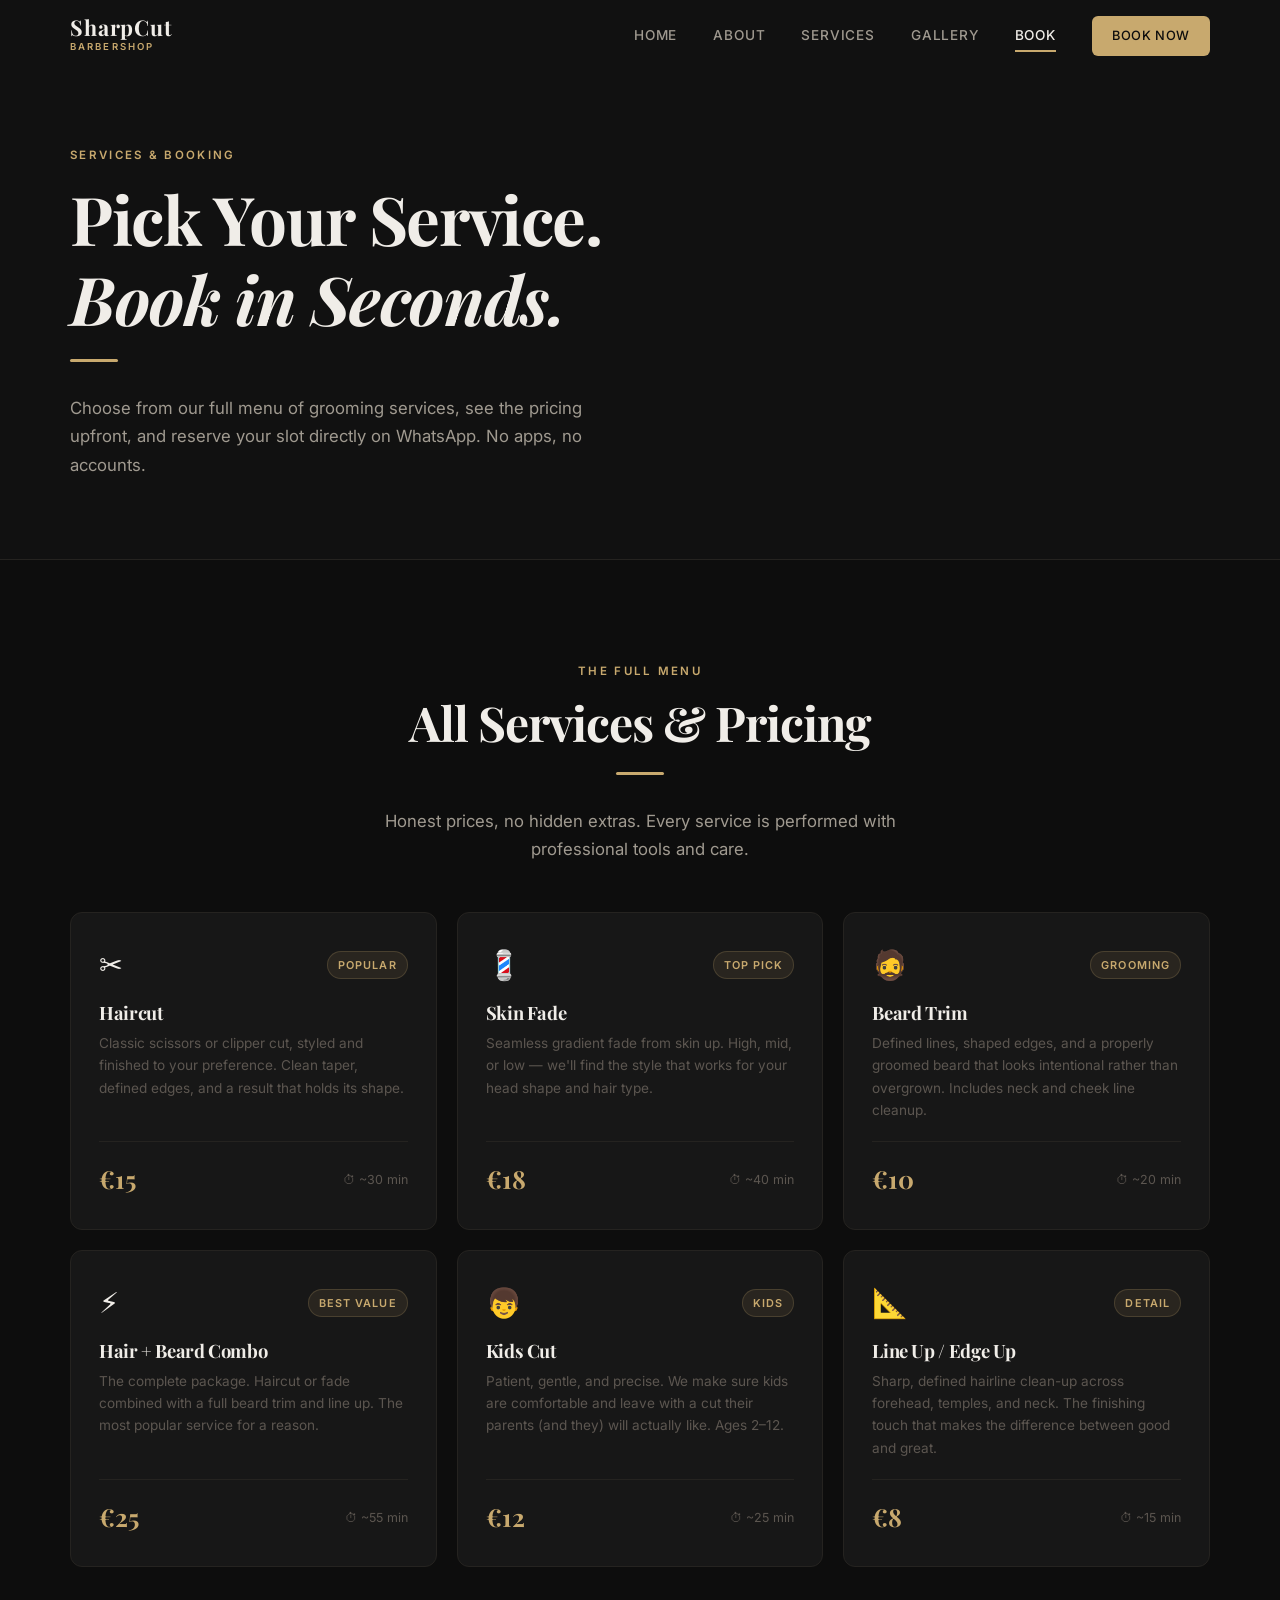
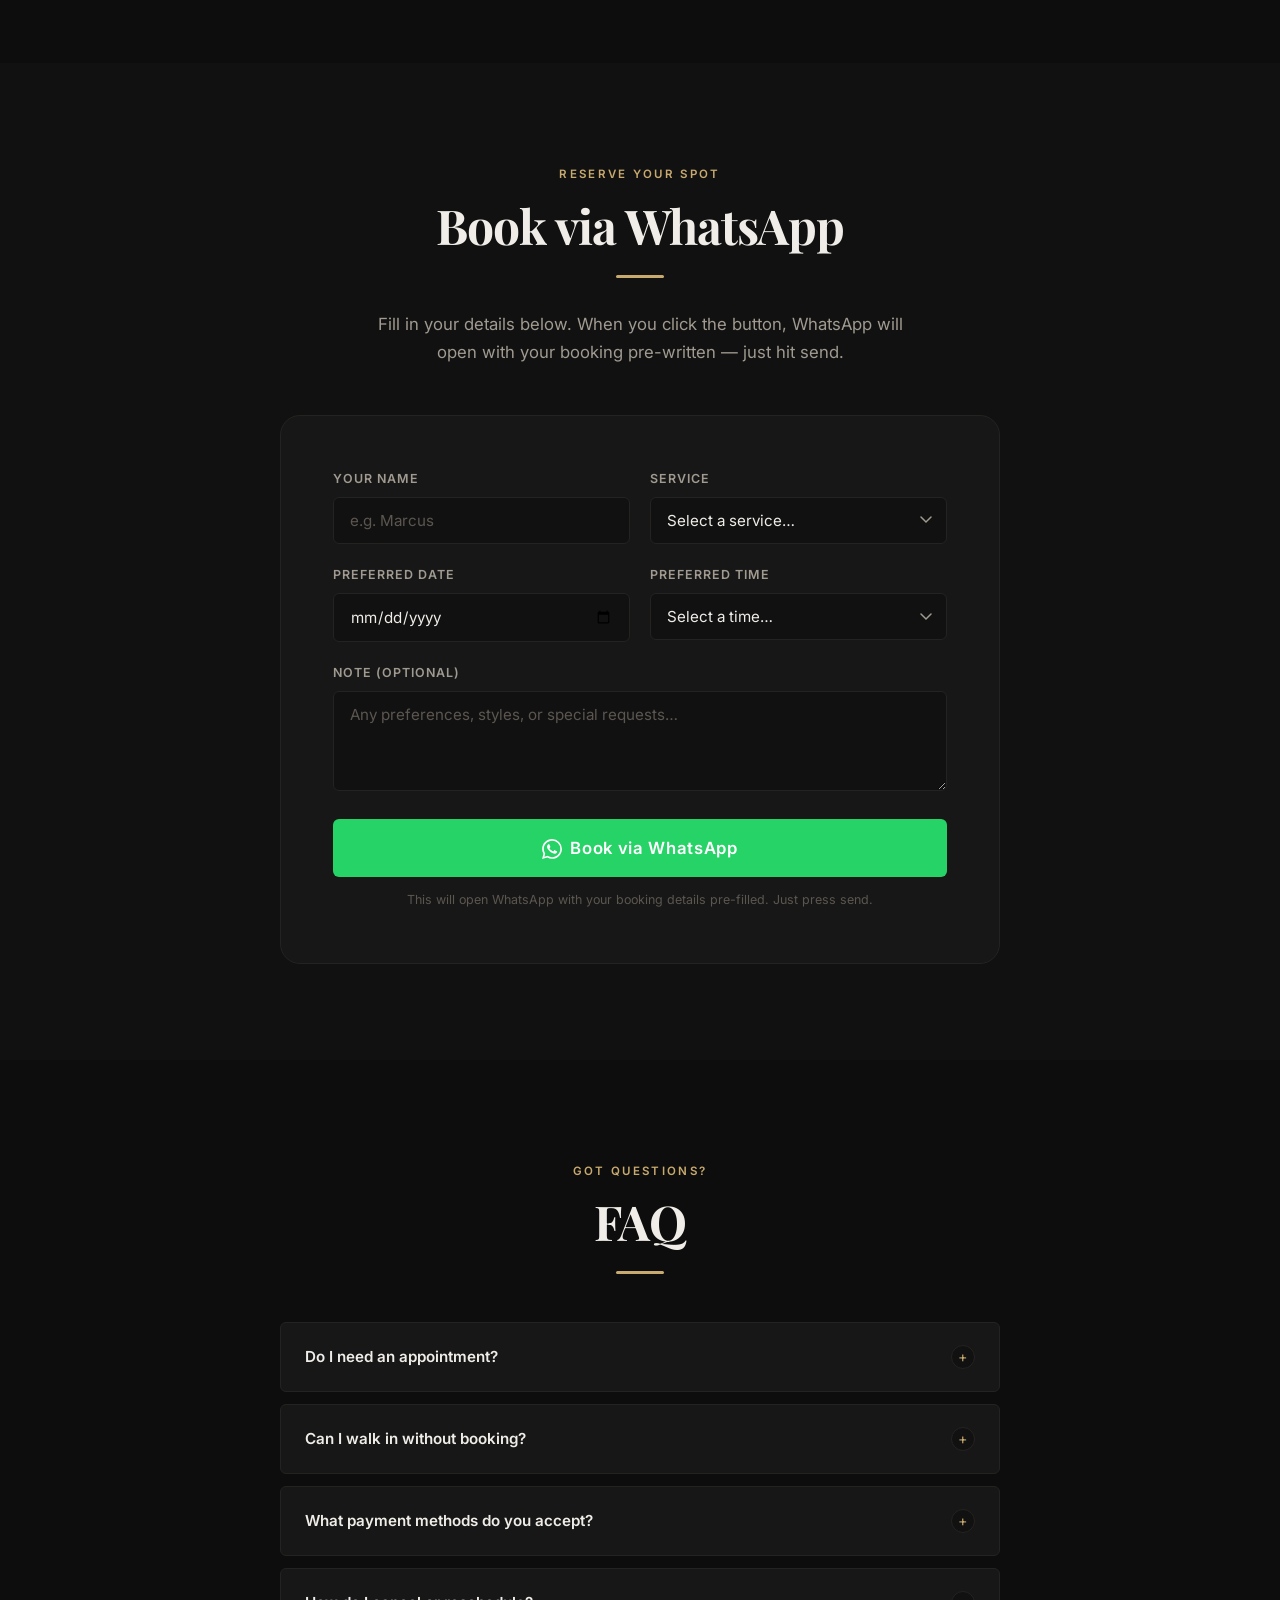
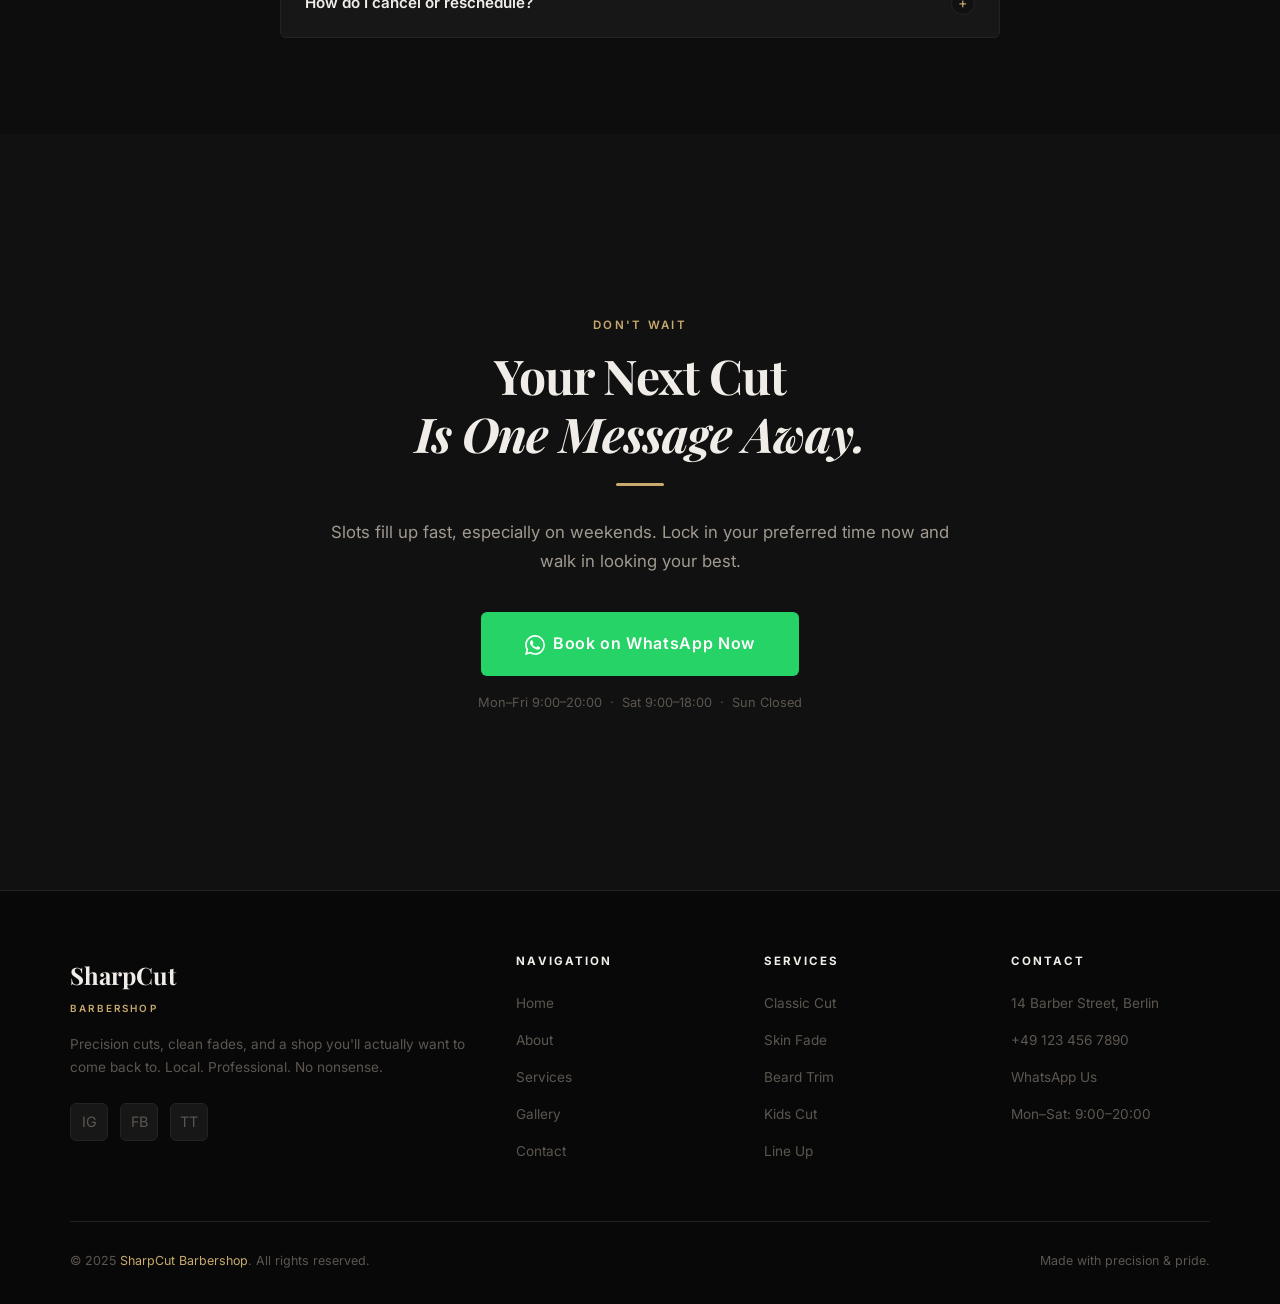
<file: services.html>
<!DOCTYPE html>
<html lang="en">
<head>
  <meta charset="UTF-8" />
  <meta name="viewport" content="width=device-width, initial-scale=1.0" />
  <meta name="description" content="Full services, pricing, and WhatsApp booking for SharpCut Barbershop. Book your appointment in seconds." />
  <title>Services &amp; Booking — SharpCut Barbershop</title>
  <link rel="preconnect" href="https://fonts.googleapis.com" />
  <link rel="preconnect" href="https://fonts.gstatic.com" crossorigin />
  <link href="https://fonts.googleapis.com/css2?family=Playfair+Display:ital,wght@0,400;0,600;0,700;1,400&family=Inter:wght@300;400;500;600;700&display=swap" rel="stylesheet" />
  <link rel="icon" type="image/x-icon" href="favicon.ico" />
  <link rel="stylesheet" href="style.css" />
</head>
<body>

  <!-- ══════════════════════════════════════
       NAVBAR
  ══════════════════════════════════════ -->
  <header class="navbar" id="navbar">
    <div class="container nav-inner">
      <a href="index.html" class="nav-logo">
        <span class="nav-logo-name">SharpCut</span>
        <span class="nav-logo-tag">Barbershop</span>
      </a>

      <nav class="nav-links" aria-label="Main navigation">
        <a href="index.html">Home</a>
        <a href="index.html#about">About</a>
        <a href="index.html#services">Services</a>
        <a href="index.html#gallery">Gallery</a>
        <a href="services.html" class="active">Book</a>
        <a href="#booking" class="nav-cta">Book Now</a>
      </nav>

      <button class="nav-toggle" id="navToggle" aria-label="Open menu" aria-expanded="false">
        <span></span>
        <span></span>
        <span></span>
      </button>
    </div>
  </header>

  <!-- Mobile menu -->
  <nav class="nav-mobile" id="navMobile" aria-label="Mobile navigation">
    <a href="index.html">Home</a>
    <a href="index.html#about">About</a>
    <a href="index.html#services">Services</a>
    <a href="index.html#gallery">Gallery</a>
    <a href="services.html">Services &amp; Pricing</a>
    <a href="#booking" class="nav-cta-mobile">Book via WhatsApp</a>
  </nav>

  <main>

    <!-- ══════════════════════════════════════
         PAGE HERO
    ══════════════════════════════════════ -->
    <section class="page-hero">
      <div class="container">
        <div class="page-hero-content">
          <span class="section-label">Services &amp; Booking</span>
          <h1>
            Pick Your Service.<br />
            <em>Book in Seconds.</em>
          </h1>
          <div class="divider"></div>
          <p class="section-subtitle">
            Choose from our full menu of grooming services, see the pricing upfront,
            and reserve your slot directly on WhatsApp. No apps, no accounts.
          </p>
        </div>
      </div>
    </section>

    <!-- ══════════════════════════════════════
         FULL SERVICES LIST
    ══════════════════════════════════════ -->
    <section class="services-full section" id="services-list">
      <div class="container">
        <div class="text-center">
          <span class="section-label">The Full Menu</span>
          <h2 class="section-title">All Services &amp; Pricing</h2>
          <div class="divider center"></div>
          <p class="section-subtitle">
            Honest prices, no hidden extras. Every service is performed with professional tools and care.
          </p>
        </div>

        <div class="services-full-grid">

          <div class="service-full-card">
            <div class="service-full-card-header">
              <span class="service-full-card-icon">✂️</span>
              <span class="service-full-card-badge">Popular</span>
            </div>
            <h3>Haircut</h3>
            <p>
              Classic scissors or clipper cut, styled and finished to your preference.
              Clean taper, defined edges, and a result that holds its shape.
            </p>
            <div class="service-full-card-footer">
              <span class="service-full-card-price">€15</span>
              <span class="service-full-card-duration">⏱ ~30 min</span>
            </div>
          </div>

          <div class="service-full-card">
            <div class="service-full-card-header">
              <span class="service-full-card-icon">💈</span>
              <span class="service-full-card-badge">Top Pick</span>
            </div>
            <h3>Skin Fade</h3>
            <p>
              Seamless gradient fade from skin up. High, mid, or low — we'll find the style
              that works for your head shape and hair type.
            </p>
            <div class="service-full-card-footer">
              <span class="service-full-card-price">€18</span>
              <span class="service-full-card-duration">⏱ ~40 min</span>
            </div>
          </div>

          <div class="service-full-card">
            <div class="service-full-card-header">
              <span class="service-full-card-icon">🧔</span>
              <span class="service-full-card-badge">Grooming</span>
            </div>
            <h3>Beard Trim</h3>
            <p>
              Defined lines, shaped edges, and a properly groomed beard that looks
              intentional rather than overgrown. Includes neck and cheek line cleanup.
            </p>
            <div class="service-full-card-footer">
              <span class="service-full-card-price">€10</span>
              <span class="service-full-card-duration">⏱ ~20 min</span>
            </div>
          </div>

          <div class="service-full-card">
            <div class="service-full-card-header">
              <span class="service-full-card-icon">⚡</span>
              <span class="service-full-card-badge">Best Value</span>
            </div>
            <h3>Hair + Beard Combo</h3>
            <p>
              The complete package. Haircut or fade combined with a full beard trim and
              line up. The most popular service for a reason.
            </p>
            <div class="service-full-card-footer">
              <span class="service-full-card-price">€25</span>
              <span class="service-full-card-duration">⏱ ~55 min</span>
            </div>
          </div>

          <div class="service-full-card">
            <div class="service-full-card-header">
              <span class="service-full-card-icon">👦</span>
              <span class="service-full-card-badge">Kids</span>
            </div>
            <h3>Kids Cut</h3>
            <p>
              Patient, gentle, and precise. We make sure kids are comfortable and
              leave with a cut their parents (and they) will actually like. Ages 2–12.
            </p>
            <div class="service-full-card-footer">
              <span class="service-full-card-price">€12</span>
              <span class="service-full-card-duration">⏱ ~25 min</span>
            </div>
          </div>

          <div class="service-full-card">
            <div class="service-full-card-header">
              <span class="service-full-card-icon">📐</span>
              <span class="service-full-card-badge">Detail</span>
            </div>
            <h3>Line Up / Edge Up</h3>
            <p>
              Sharp, defined hairline clean-up across forehead, temples, and neck.
              The finishing touch that makes the difference between good and great.
            </p>
            <div class="service-full-card-footer">
              <span class="service-full-card-price">€8</span>
              <span class="service-full-card-duration">⏱ ~15 min</span>
            </div>
          </div>

        </div>
      </div>
    </section>

    <!-- ══════════════════════════════════════
         BOOKING FORM
    ══════════════════════════════════════ -->
    <section class="booking section" id="booking">
      <div class="container">
        <div class="booking-wrap">
          <div class="text-center">
            <span class="section-label">Reserve Your Spot</span>
            <h2 class="section-title">Book via WhatsApp</h2>
            <div class="divider center"></div>
            <p class="section-subtitle">
              Fill in your details below. When you click the button, WhatsApp will open
              with your booking pre-written — just hit send.
            </p>
          </div>

          <div class="booking-card">
            <form id="bookingForm" novalidate>
              <div class="form-grid">

                <!-- Name -->
                <div class="form-group">
                  <label for="bookName">Your Name</label>
                  <input
                    type="text"
                    id="bookName"
                    name="name"
                    placeholder="e.g. Marcus"
                    autocomplete="given-name"
                  />
                  <span class="form-error" id="nameError">Please enter your name.</span>
                </div>

                <!-- Service -->
                <div class="form-group">
                  <label for="bookService">Service</label>
                  <select id="bookService" name="service">
                    <option value="" disabled selected>Select a service…</option>
                    <option value="Haircut (€15)">Haircut — €15</option>
                    <option value="Skin Fade (€18)">Skin Fade — €18</option>
                    <option value="Beard Trim (€10)">Beard Trim — €10</option>
                    <option value="Hair + Beard Combo (€25)">Hair + Beard Combo — €25</option>
                    <option value="Kids Cut (€12)">Kids Cut — €12</option>
                    <option value="Line Up / Edge Up (€8)">Line Up / Edge Up — €8</option>
                  </select>
                  <span class="form-error" id="serviceError">Please select a service.</span>
                </div>

                <!-- Date -->
                <div class="form-group">
                  <label for="bookDate">Preferred Date</label>
                  <input
                    type="date"
                    id="bookDate"
                    name="date"
                  />
                  <span class="form-error" id="dateError">Please select a date.</span>
                </div>

                <!-- Time -->
                <div class="form-group">
                  <label for="bookTime">Preferred Time</label>
                  <select id="bookTime" name="time">
                    <option value="" disabled selected>Select a time…</option>
                    <option value="09:00">09:00</option>
                    <option value="09:30">09:30</option>
                    <option value="10:00">10:00</option>
                    <option value="10:30">10:30</option>
                    <option value="11:00">11:00</option>
                    <option value="11:30">11:30</option>
                    <option value="12:00">12:00</option>
                    <option value="12:30">12:30</option>
                    <option value="13:00">13:00</option>
                    <option value="13:30">13:30</option>
                    <option value="14:00">14:00</option>
                    <option value="14:30">14:30</option>
                    <option value="15:00">15:00</option>
                    <option value="15:30">15:30</option>
                    <option value="16:00">16:00</option>
                    <option value="16:30">16:30</option>
                    <option value="17:00">17:00</option>
                    <option value="17:30">17:30</option>
                    <option value="18:00">18:00</option>
                    <option value="18:30">18:30</option>
                    <option value="19:00">19:00</option>
                    <option value="19:30">19:30</option>
                  </select>
                  <span class="form-error" id="timeError">Please select a time.</span>
                </div>

                <!-- Note -->
                <div class="form-group full">
                  <label for="bookNote">Note (optional)</label>
                  <textarea
                    id="bookNote"
                    name="note"
                    placeholder="Any preferences, styles, or special requests…"
                    rows="3"
                  ></textarea>
                </div>

              </div>

              <div class="form-submit-wrap">
                <button type="submit" class="btn btn-whatsapp">
                  <span class="icon-wa"></span>
                  Book via WhatsApp
                </button>
                <p class="form-note">
                  This will open WhatsApp with your booking details pre-filled. Just press send.
                </p>
              </div>
            </form>
          </div>
        </div>
      </div>
    </section>

    <!-- ══════════════════════════════════════
         FAQ
    ══════════════════════════════════════ -->
    <section class="faq section">
      <div class="container">
        <div class="text-center">
          <span class="section-label">Got Questions?</span>
          <h2 class="section-title">FAQ</h2>
          <div class="divider center"></div>
        </div>

        <div class="faq-list" id="faqList">

          <div class="faq-item">
            <button class="faq-question" aria-expanded="false">
              <span class="faq-question-text">Do I need an appointment?</span>
              <span class="faq-icon" aria-hidden="true">+</span>
            </button>
            <div class="faq-answer">
              <div class="faq-answer-inner">
                Appointments are strongly recommended to guarantee your preferred time slot.
                Booking via WhatsApp takes less than a minute and means you skip any wait time
                when you arrive.
              </div>
            </div>
          </div>

          <div class="faq-item">
            <button class="faq-question" aria-expanded="false">
              <span class="faq-question-text">Can I walk in without booking?</span>
              <span class="faq-icon" aria-hidden="true">+</span>
            </button>
            <div class="faq-answer">
              <div class="faq-answer-inner">
                Yes, walk-ins are welcome when there's availability. However, during peak hours
                (especially Saturday mornings) wait times can be significant. To guarantee your
                spot, booking ahead is the smarter move.
              </div>
            </div>
          </div>

          <div class="faq-item">
            <button class="faq-question" aria-expanded="false">
              <span class="faq-question-text">What payment methods do you accept?</span>
              <span class="faq-icon" aria-hidden="true">+</span>
            </button>
            <div class="faq-answer">
              <div class="faq-answer-inner">
                We accept cash and card payments (Visa, Mastercard). No surprises at the till —
                all prices are listed upfront and there are no hidden extras.
              </div>
            </div>
          </div>

          <div class="faq-item">
            <button class="faq-question" aria-expanded="false">
              <span class="faq-question-text">How do I cancel or reschedule?</span>
              <span class="faq-icon" aria-hidden="true">+</span>
            </button>
            <div class="faq-answer">
              <div class="faq-answer-inner">
                Just send us a message on WhatsApp as soon as you know. We only ask for a heads
                up at least 2 hours before your slot so we can offer it to someone else.
                No penalties, no drama — life happens.
              </div>
            </div>
          </div>

        </div>
      </div>
    </section>

    <!-- ══════════════════════════════════════
         FINAL CTA
    ══════════════════════════════════════ -->
    <section class="final-cta section">
      <div class="container">
        <div class="final-cta-inner">
          <span class="section-label">Don't Wait</span>
          <h2>Your Next Cut<br /><em>Is One Message Away.</em></h2>
          <div class="divider center"></div>
          <p>
            Slots fill up fast, especially on weekends. Lock in your preferred time now
            and walk in looking your best.
          </p>
          <a href="#booking" class="btn btn-whatsapp btn-lg">
            <span class="icon-wa"></span>
            Book on WhatsApp Now
          </a>
          <p style="font-size: 0.8rem; color: var(--text-muted); margin-top: 16px; margin-bottom: 0;">
            Mon–Fri 9:00–20:00 &nbsp;·&nbsp; Sat 9:00–18:00 &nbsp;·&nbsp; Sun Closed
          </p>
        </div>
      </div>
    </section>

  </main>

  <!-- ══════════════════════════════════════
       FOOTER
  ══════════════════════════════════════ -->
  <footer class="footer">
    <div class="container">
      <div class="footer-grid">

        <div class="footer-brand">
          <div class="footer-brand-name">SharpCut</div>
          <span class="footer-brand-tag">Barbershop</span>
          <p class="footer-brand-desc">
            Precision cuts, clean fades, and a shop you'll actually want to come back to.
            Local. Professional. No nonsense.
          </p>
          <div class="footer-socials">
            <a href="#" class="footer-social-link" aria-label="Instagram">IG</a>
            <a href="#" class="footer-social-link" aria-label="Facebook">FB</a>
            <a href="#" class="footer-social-link" aria-label="TikTok">TT</a>
          </div>
        </div>

        <div class="footer-col">
          <h4 class="footer-col-title">Navigation</h4>
          <ul>
            <li><a href="index.html">Home</a></li>
            <li><a href="index.html#about">About</a></li>
            <li><a href="index.html#services">Services</a></li>
            <li><a href="index.html#gallery">Gallery</a></li>
            <li><a href="index.html#contact">Contact</a></li>
          </ul>
        </div>

        <div class="footer-col">
          <h4 class="footer-col-title">Services</h4>
          <ul>
            <li><a href="#services-list">Classic Cut</a></li>
            <li><a href="#services-list">Skin Fade</a></li>
            <li><a href="#services-list">Beard Trim</a></li>
            <li><a href="#services-list">Kids Cut</a></li>
            <li><a href="#services-list">Line Up</a></li>
          </ul>
        </div>

        <div class="footer-col">
          <h4 class="footer-col-title">Contact</h4>
          <ul>
            <li><a href="#">14 Barber Street, Berlin</a></li>
            <li><a href="tel:+491234567890">+49 123 456 7890</a></li>
            <li><a href="https://wa.me/491234567890">WhatsApp Us</a></li>
            <li><a href="#">Mon–Sat: 9:00–20:00</a></li>
          </ul>
        </div>

      </div>

      <div class="footer-bottom">
        <p class="footer-copy">
          &copy; 2025 <span>SharpCut Barbershop</span>. All rights reserved.
        </p>
        <p class="footer-copy">Made with precision &amp; pride.</p>
      </div>
    </div>
  </footer>

  <script src="script.js"></script>
</body>
</html>
</file>
<file: style.css>
/* ============================================================
   BARBER SHOP — style.css
   Dark premium theme | Gold accents | Fully responsive
   ============================================================ */

/* ── Google Fonts are loaded via <link> in HTML ── */

/* ── 1. CSS Variables ── */
:root {
  --bg-primary:      #0d0d0d;
  --bg-secondary:    #111111;
  --bg-card:         #171717;
  --bg-card-hover:   #1e1e1e;
  --accent:          #c8a96e;
  --accent-dark:     #a8884e;
  --accent-light:    #d9bc89;
  --text-primary:    #f0ede8;
  --text-secondary:  #a09a90;
  --text-muted:      #5c5650;
  --border:          #252320;
  --border-light:    #2e2b27;
  --shadow:          rgba(0, 0, 0, 0.55);
  --radius-sm:       6px;
  --radius-md:       12px;
  --radius-lg:       20px;
  --transition:      0.28s ease;
  --font-display:    'Playfair Display', Georgia, serif;
  --font-body:       'Inter', system-ui, sans-serif;
  --nav-height:      72px;
}

/* ── 2. Reset & Base ── */
*, *::before, *::after {
  box-sizing: border-box;
  margin: 0;
  padding: 0;
}

html {
  scroll-behavior: smooth;
  font-size: 16px;
  -webkit-text-size-adjust: 100%;
  scroll-padding-top: calc(var(--nav-height) + 12px);
}

body {
  background-color: var(--bg-primary);
  color: var(--text-primary);
  font-family: var(--font-body);
  font-weight: 400;
  line-height: 1.7;
  overflow-x: hidden;
}

body.menu-open {
  overflow: hidden;
}

img {
  display: block;
  max-width: 100%;
  height: auto;
}

a {
  color: inherit;
  text-decoration: none;
}

ul, ol {
  list-style: none;
}

button, input, select, textarea {
  font-family: inherit;
  font-size: inherit;
}

/* ── 3. Typography ── */
h1, h2, h3, h4 {
  font-family: var(--font-display);
  font-weight: 700;
  line-height: 1.2;
  letter-spacing: -0.02em;
}

h1 { font-size: clamp(2.4rem, 6vw, 4.2rem); }
h2 { font-size: clamp(1.9rem, 4vw, 3rem); }
h3 { font-size: clamp(1.25rem, 2.5vw, 1.6rem); }
h4 { font-size: 1.1rem; }

p {
  color: var(--text-secondary);
  font-size: 1rem;
  line-height: 1.75;
}

/* ── 4. Utility ── */
.container {
  width: 90%;
  max-width: 1140px;
  margin: 0 auto;
}

.section {
  padding: 96px 0;
}

.section-label {
  display: inline-block;
  font-family: var(--font-body);
  font-size: 0.72rem;
  font-weight: 600;
  letter-spacing: 0.2em;
  text-transform: uppercase;
  color: var(--accent);
  margin-bottom: 12px;
}

.section-title {
  margin-bottom: 16px;
}

.section-subtitle {
  font-size: 1.05rem;
  color: var(--text-secondary);
  max-width: 560px;
  line-height: 1.7;
}

.text-center {
  text-align: center;
}

.text-center .section-subtitle {
  margin: 0 auto;
}

.divider {
  width: 48px;
  height: 3px;
  background: var(--accent);
  border-radius: 2px;
  margin: 20px 0 32px;
}

.divider.center {
  margin: 20px auto 32px;
}

/* ── 5. Buttons ── */
.btn {
  display: inline-flex;
  align-items: center;
  gap: 8px;
  padding: 14px 30px;
  border-radius: var(--radius-sm);
  font-family: var(--font-body);
  font-size: 0.9rem;
  font-weight: 600;
  letter-spacing: 0.04em;
  cursor: pointer;
  border: none;
  transition: var(--transition);
  text-decoration: none;
  white-space: nowrap;
  justify-content: center;
  text-align: center;
}

.btn-primary {
  background: var(--accent);
  color: #0d0d0d;
}
.btn-primary:hover {
  background: var(--accent-light);
  transform: translateY(-2px);
  box-shadow: 0 8px 28px rgba(200, 169, 110, 0.3);
}

.btn-outline {
  background: transparent;
  color: var(--text-primary);
  border: 1.5px solid var(--border-light);
}
.btn-outline:hover {
  border-color: var(--accent);
  color: var(--accent);
  transform: translateY(-2px);
}

.btn-whatsapp {
  background: #25d366;
  color: #fff;
  font-size: 1rem;
  padding: 16px 36px;
}
.btn-whatsapp:hover {
  background: #1ebe5b;
  transform: translateY(-2px);
  box-shadow: 0 8px 28px rgba(37, 211, 102, 0.28);
}

.btn-lg {
  padding: 18px 44px;
  font-size: 1rem;
}

/* WhatsApp icon SVG inline */
.icon-wa::before {
  content: '';
  display: inline-block;
  width: 20px;
  height: 20px;
  background-image: url("data:image/svg+xml,%3Csvg xmlns='http://www.w3.org/2000/svg' viewBox='0 0 24 24' fill='white'%3E%3Cpath d='M17.472 14.382c-.297-.149-1.758-.867-2.03-.967-.273-.099-.471-.148-.67.15-.197.297-.767.966-.94 1.164-.173.199-.347.223-.644.075-.297-.15-1.255-.463-2.39-1.475-.883-.788-1.48-1.761-1.653-2.059-.173-.297-.018-.458.13-.606.134-.133.298-.347.446-.52.149-.174.198-.298.298-.497.099-.198.05-.371-.025-.52-.075-.149-.669-1.612-.916-2.207-.242-.579-.487-.5-.669-.51-.173-.008-.371-.01-.57-.01-.198 0-.52.074-.792.372-.272.297-1.04 1.016-1.04 2.479 0 1.462 1.065 2.875 1.213 3.074.149.198 2.096 3.2 5.077 4.487.709.306 1.262.489 1.694.625.712.227 1.36.195 1.871.118.571-.085 1.758-.719 2.006-1.413.248-.694.248-1.289.173-1.413-.074-.124-.272-.198-.57-.347m-5.421 7.403h-.004a9.87 9.87 0 01-5.031-1.378l-.361-.214-3.741.982.998-3.648-.235-.374a9.86 9.86 0 01-1.51-5.26c.001-5.45 4.436-9.884 9.888-9.884 2.64 0 5.122 1.03 6.988 2.898a9.825 9.825 0 012.893 6.994c-.003 5.45-4.437 9.884-9.885 9.884m8.413-18.297A11.815 11.815 0 0012.05 0C5.495 0 .16 5.335.157 11.892c0 2.096.547 4.142 1.588 5.945L.057 24l6.305-1.654a11.882 11.882 0 005.683 1.448h.005c6.554 0 11.89-5.335 11.893-11.893a11.821 11.821 0 00-3.48-8.413z'/%3E%3C/svg%3E");
  background-size: contain;
  background-repeat: no-repeat;
  vertical-align: middle;
}

/* ── 6. Navbar ── */
.navbar {
  position: fixed;
  top: 0;
  left: 0;
  width: 100%;
  height: var(--nav-height);
  z-index: 1000;
  transition: background var(--transition), box-shadow var(--transition);
}

.navbar.scrolled {
  background: rgba(10, 10, 10, 0.96);
  backdrop-filter: blur(12px);
  -webkit-backdrop-filter: blur(12px);
  box-shadow: 0 1px 0 var(--border);
}

.nav-inner {
  display: flex;
  align-items: center;
  justify-content: space-between;
  height: var(--nav-height);
}

.nav-logo {
  display: flex;
  flex-direction: column;
  gap: 1px;
}

.nav-logo-name {
  font-family: var(--font-display);
  font-size: 1.35rem;
  font-weight: 700;
  color: var(--text-primary);
  letter-spacing: 0.04em;
  line-height: 1;
}

.nav-logo-tag {
  font-size: 0.6rem;
  font-weight: 600;
  letter-spacing: 0.22em;
  text-transform: uppercase;
  color: var(--accent);
}

.nav-links {
  display: flex;
  align-items: center;
  gap: 36px;
}

.nav-links a {
  font-size: 0.85rem;
  font-weight: 500;
  letter-spacing: 0.06em;
  text-transform: uppercase;
  color: var(--text-secondary);
  transition: color var(--transition);
  position: relative;
}

.nav-links a::after {
  content: '';
  position: absolute;
  bottom: -4px;
  left: 0;
  width: 0;
  height: 1.5px;
  background: var(--accent);
  transition: width var(--transition);
}

.nav-links a:hover,
.nav-links a.active {
  color: var(--text-primary);
}

.nav-links a:hover::after,
.nav-links a.active::after {
  width: 100%;
}

.nav-cta {
  font-size: 0.8rem !important;
  padding: 9px 20px;
  background: var(--accent);
  color: #0d0d0d !important;
  border-radius: var(--radius-sm);
  letter-spacing: 0.05em !important;
}

.nav-cta::after { display: none !important; }

.nav-cta:hover {
  background: var(--accent-light) !important;
  color: #0d0d0d !important;
}

/* Hamburger */
.nav-toggle {
  display: none;
  flex-direction: column;
  justify-content: center;
  gap: 5px;
  width: 38px;
  height: 38px;
  cursor: pointer;
  background: none;
  border: none;
  padding: 4px;
}

.nav-toggle span {
  display: block;
  height: 1.8px;
  background: var(--text-primary);
  border-radius: 2px;
  transition: var(--transition);
  transform-origin: center;
}

.nav-toggle.open span:nth-child(1) {
  transform: translateY(7px) rotate(45deg);
}
.nav-toggle.open span:nth-child(2) {
  opacity: 0;
  transform: scaleX(0);
}
.nav-toggle.open span:nth-child(3) {
  transform: translateY(-7px) rotate(-45deg);
}

/* Mobile menu */
.nav-mobile {
  display: none;
  position: fixed;
  top: var(--nav-height);
  left: 0;
  width: 100%;
  background: rgba(10, 10, 10, 0.98);
  backdrop-filter: blur(16px);
  -webkit-backdrop-filter: blur(16px);
  border-top: 1px solid var(--border);
  padding: 28px 5%;
  flex-direction: column;
  gap: 6px;
  z-index: 999;
  transform: translateY(-8px);
  opacity: 0;
  transition: opacity var(--transition), transform var(--transition);
  pointer-events: none;
  max-height: calc(100svh - var(--nav-height));
  overflow-y: auto;
  overscroll-behavior: contain;
}

.nav-mobile.open {
  display: flex;
  transform: translateY(0);
  opacity: 1;
  pointer-events: all;
}

.nav-mobile a {
  display: block;
  padding: 12px 0;
  font-size: 1.05rem;
  font-weight: 500;
  color: var(--text-secondary);
  border-bottom: 1px solid var(--border);
  transition: color var(--transition);
}

.nav-mobile a:last-child {
  border-bottom: none;
}

.nav-mobile a:hover {
  color: var(--accent);
}

.nav-mobile .nav-cta-mobile {
  margin-top: 14px;
  text-align: center;
  background: var(--accent);
  color: #0d0d0d !important;
  border-radius: var(--radius-sm);
  font-weight: 600;
  border: none;
}

/* ── 7. Hero Section ── */
.hero {
  position: relative;
  min-height: 100svh;
  display: flex;
  align-items: center;
  overflow: hidden;
  background-color: var(--bg-primary);
  padding: calc(var(--nav-height) + 56px) 0 72px;
}

.hero-bg {
  position: absolute;
  inset: 0;
  background-image: url('https://images.unsplash.com/photo-1503951914875-452162b0f3f1?w=1600&q=80&auto=format&fit=crop');
  background-size: cover;
  background-position: center 30%;
  opacity: 0.18;
  z-index: 0;
}

.hero-overlay {
  position: absolute;
  inset: 0;
  background: linear-gradient(
    135deg,
    rgba(13, 13, 13, 0.97) 0%,
    rgba(13, 13, 13, 0.85) 50%,
    rgba(13, 13, 13, 0.70) 100%
  );
  z-index: 1;
}

.hero-content {
  position: relative;
  z-index: 2;
  max-width: 760px;
}

.hero-eyebrow {
  display: inline-flex;
  align-items: center;
  gap: 10px;
  font-size: 0.72rem;
  font-weight: 600;
  letter-spacing: 0.22em;
  text-transform: uppercase;
  color: var(--accent);
  margin-bottom: 20px;
}

.hero-eyebrow-line {
  width: 32px;
  height: 1.5px;
  background: var(--accent);
  display: inline-block;
}

.hero h1 {
  color: var(--text-primary);
  margin-bottom: 22px;
}

.hero h1 em {
  font-style: italic;
  color: var(--accent);
}

.hero-sub {
  font-size: 1.1rem;
  color: var(--text-secondary);
  max-width: 500px;
  margin-bottom: 40px;
  line-height: 1.7;
}

.hero-actions {
  display: flex;
  flex-wrap: wrap;
  gap: 16px;
  align-items: center;
}

.hero-badges {
  display: flex;
  flex-wrap: wrap;
  gap: 24px;
  margin-top: 64px;
  padding-top: 40px;
  border-top: 1px solid var(--border);
}

.hero-badge {
  display: flex;
  flex-direction: column;
  gap: 2px;
}

.hero-badge-num {
  font-family: var(--font-display);
  font-size: 1.8rem;
  font-weight: 700;
  color: var(--accent);
  line-height: 1;
}

.hero-badge-label {
  font-size: 0.75rem;
  font-weight: 500;
  letter-spacing: 0.1em;
  text-transform: uppercase;
  color: var(--text-muted);
}

/* Scroll indicator */
.scroll-hint {
  position: absolute;
  bottom: 36px;
  left: 50%;
  transform: translateX(-50%);
  z-index: 2;
  display: flex;
  flex-direction: column;
  align-items: center;
  gap: 8px;
  opacity: 0.45;
}

.scroll-hint-line {
  width: 1px;
  height: 48px;
  background: linear-gradient(to bottom, transparent, var(--accent));
  animation: scrollPulse 2s ease-in-out infinite;
}

@keyframes scrollPulse {
  0%, 100% { opacity: 0.4; }
  50% { opacity: 1; }
}

.scroll-hint-text {
  font-size: 0.62rem;
  letter-spacing: 0.18em;
  text-transform: uppercase;
  color: var(--text-muted);
}

/* ── 8. About Section ── */
.about {
  background: var(--bg-secondary);
}

.about-grid {
  display: grid;
  grid-template-columns: 1fr 1fr;
  gap: 80px;
  align-items: center;
}

.about-image-wrap {
  position: relative;
}

.about-image {
  width: 100%;
  aspect-ratio: 4/5;
  object-fit: cover;
  object-position: center top;
  border-radius: var(--radius-md);
  filter: grayscale(20%);
}

.about-image-accent {
  position: absolute;
  bottom: -24px;
  right: -24px;
  width: 200px;
  height: 200px;
  background: var(--bg-card);
  border: 1px solid var(--border-light);
  border-radius: var(--radius-md);
  padding: 28px;
  display: flex;
  flex-direction: column;
  align-items: flex-start;
  justify-content: flex-end;
}

.about-image-accent-num {
  font-family: var(--font-display);
  font-size: 3rem;
  font-weight: 700;
  color: var(--accent);
  line-height: 1;
}

.about-image-accent-label {
  font-size: 0.78rem;
  font-weight: 500;
  letter-spacing: 0.1em;
  color: var(--text-secondary);
  text-transform: uppercase;
  margin-top: 4px;
}

.about-pillars {
  display: grid;
  grid-template-columns: 1fr 1fr;
  gap: 16px;
  margin-top: 36px;
}

.about-pillar {
  background: var(--bg-card);
  border: 1px solid var(--border);
  border-radius: var(--radius-sm);
  padding: 18px;
  transition: border-color var(--transition);
}

.about-pillar:hover {
  border-color: var(--accent);
}

.about-pillar-icon {
  font-size: 1.4rem;
  margin-bottom: 8px;
}

.about-pillar h4 {
  font-family: var(--font-body);
  font-size: 0.82rem;
  font-weight: 600;
  letter-spacing: 0.05em;
  text-transform: uppercase;
  color: var(--text-primary);
  margin-bottom: 4px;
}

.about-pillar p {
  font-size: 0.82rem;
  line-height: 1.55;
  color: var(--text-muted);
}

/* ── 9. Services Preview ── */
.services-preview {
  background: var(--bg-primary);
}

.services-grid {
  display: grid;
  grid-template-columns: repeat(4, 1fr);
  gap: 20px;
  margin: 48px 0 40px;
}

.service-card {
  background: var(--bg-card);
  border: 1px solid var(--border);
  border-radius: var(--radius-md);
  padding: 32px 24px;
  transition: border-color var(--transition), transform var(--transition), box-shadow var(--transition);
  cursor: default;
  position: relative;
  overflow: hidden;
}

.service-card::before {
  content: '';
  position: absolute;
  top: 0;
  left: 0;
  right: 0;
  height: 2px;
  background: linear-gradient(90deg, transparent, var(--accent), transparent);
  opacity: 0;
  transition: opacity var(--transition);
}

.service-card:hover {
  border-color: var(--border-light);
  transform: translateY(-4px);
  box-shadow: 0 20px 48px rgba(0,0,0,0.4);
}

.service-card:hover::before {
  opacity: 1;
}

.service-card-icon {
  font-size: 2rem;
  margin-bottom: 16px;
}

.service-card h3 {
  font-size: 1.2rem;
  margin-bottom: 8px;
  color: var(--text-primary);
}

.service-card p {
  font-size: 0.85rem;
  color: var(--text-muted);
  line-height: 1.6;
  margin-bottom: 20px;
}

.service-card-price {
  font-family: var(--font-display);
  font-size: 1.6rem;
  font-weight: 700;
  color: var(--accent);
  line-height: 1;
}

.service-card-duration {
  font-size: 0.75rem;
  color: var(--text-muted);
  margin-top: 4px;
  letter-spacing: 0.08em;
}

.services-preview-footer {
  display: flex;
  justify-content: center;
}

/* ── 10. Why Choose Us ── */
.why {
  background: var(--bg-secondary);
}

.why-grid {
  display: grid;
  grid-template-columns: repeat(4, 1fr);
  gap: 20px;
  margin-top: 48px;
}

.why-card {
  background: var(--bg-card);
  border: 1px solid var(--border);
  border-radius: var(--radius-md);
  padding: 32px 24px;
  text-align: center;
  transition: border-color var(--transition), transform var(--transition);
}

.why-card:hover {
  border-color: var(--accent);
  transform: translateY(-4px);
}

.why-card-icon {
  width: 56px;
  height: 56px;
  background: rgba(200, 169, 110, 0.1);
  border: 1px solid rgba(200, 169, 110, 0.2);
  border-radius: 50%;
  display: flex;
  align-items: center;
  justify-content: center;
  font-size: 1.4rem;
  margin: 0 auto 20px;
  transition: background var(--transition), border-color var(--transition);
}

.why-card:hover .why-card-icon {
  background: rgba(200, 169, 110, 0.18);
  border-color: var(--accent);
}

.why-card h3 {
  font-family: var(--font-body);
  font-size: 1rem;
  font-weight: 600;
  color: var(--text-primary);
  margin-bottom: 10px;
}

.why-card p {
  font-size: 0.85rem;
  color: var(--text-muted);
  line-height: 1.6;
}

/* ── 11. Gallery Preview ── */
.gallery {
  background: var(--bg-primary);
}

.gallery-grid {
  display: grid;
  grid-template-columns: repeat(3, 1fr);
  grid-template-rows: auto auto;
  gap: 12px;
  margin-top: 48px;
}

.gallery-item {
  position: relative;
  overflow: hidden;
  border-radius: var(--radius-sm);
  background: var(--bg-card);
}

.gallery-item:nth-child(1) {
  grid-column: span 2;
  aspect-ratio: 16/9;
}

.gallery-item:nth-child(2),
.gallery-item:nth-child(3),
.gallery-item:nth-child(4),
.gallery-item:nth-child(5) {
  aspect-ratio: 4/3;
}

.gallery-item img {
  width: 100%;
  height: 100%;
  object-fit: cover;
  filter: grayscale(30%) brightness(0.85);
  transition: filter var(--transition), transform 0.45s ease;
}

.gallery-item:hover img {
  filter: grayscale(0%) brightness(1);
  transform: scale(1.04);
}

.gallery-item-overlay {
  position: absolute;
  inset: 0;
  background: linear-gradient(to top, rgba(0,0,0,0.5) 0%, transparent 60%);
  opacity: 0;
  transition: opacity var(--transition);
}

.gallery-item:hover .gallery-item-overlay {
  opacity: 1;
}

/* ── 12. Testimonials ── */
.testimonials {
  background: var(--bg-secondary);
}

.testimonials-grid {
  display: grid;
  grid-template-columns: repeat(3, 1fr);
  gap: 24px;
  margin-top: 48px;
}

.testimonial-card {
  background: var(--bg-card);
  border: 1px solid var(--border);
  border-radius: var(--radius-md);
  padding: 32px;
  display: flex;
  flex-direction: column;
  gap: 20px;
  transition: border-color var(--transition), transform var(--transition);
}

.testimonial-card:hover {
  border-color: var(--border-light);
  transform: translateY(-3px);
}

.testimonial-stars {
  display: flex;
  gap: 4px;
  color: var(--accent);
  font-size: 0.9rem;
}

.testimonial-text {
  font-size: 0.95rem;
  color: var(--text-secondary);
  line-height: 1.75;
  font-style: italic;
  flex: 1;
}

.testimonial-author {
  display: flex;
  align-items: center;
  gap: 14px;
  padding-top: 16px;
  border-top: 1px solid var(--border);
}

.testimonial-avatar {
  width: 44px;
  height: 44px;
  border-radius: 50%;
  background: var(--bg-secondary);
  border: 1.5px solid var(--border-light);
  display: flex;
  align-items: center;
  justify-content: center;
  font-family: var(--font-display);
  font-size: 1.1rem;
  font-weight: 700;
  color: var(--accent);
  flex-shrink: 0;
}

.testimonial-author-info strong {
  display: block;
  font-size: 0.9rem;
  font-weight: 600;
  color: var(--text-primary);
}

.testimonial-author-info span {
  font-size: 0.78rem;
  color: var(--text-muted);
}

/* ── 13. Contact / CTA Section ── */
.contact {
  background: var(--bg-primary);
}

.contact-grid {
  display: grid;
  grid-template-columns: 1fr 1fr;
  gap: 80px;
  align-items: start;
}

.contact-info-items {
  display: flex;
  flex-direction: column;
  gap: 20px;
  margin-top: 36px;
}

.contact-info-item {
  display: flex;
  align-items: flex-start;
  gap: 16px;
  padding: 20px;
  background: var(--bg-card);
  border: 1px solid var(--border);
  border-radius: var(--radius-sm);
  transition: border-color var(--transition);
}

.contact-info-item:hover {
  border-color: var(--border-light);
}

.contact-info-icon {
  font-size: 1.3rem;
  flex-shrink: 0;
  margin-top: 2px;
}

.contact-info-text strong {
  display: block;
  font-size: 0.78rem;
  font-weight: 600;
  letter-spacing: 0.1em;
  text-transform: uppercase;
  color: var(--accent);
  margin-bottom: 4px;
}

.contact-info-text span {
  font-size: 0.92rem;
  color: var(--text-secondary);
  overflow-wrap: anywhere;
}

.contact-cta-side {
  display: flex;
  flex-direction: column;
  justify-content: center;
  padding: 52px;
  background: var(--bg-card);
  border: 1px solid var(--border);
  border-radius: var(--radius-lg);
  text-align: center;
  gap: 8px;
}

.contact-cta-side .section-label {
  margin-bottom: 8px;
}

.contact-cta-side h2 {
  font-size: clamp(1.6rem, 3vw, 2.2rem);
  margin-bottom: 12px;
}

.contact-cta-side p {
  font-size: 0.95rem;
  margin-bottom: 28px;
  max-width: 340px;
  margin-left: auto;
  margin-right: auto;
}

/* ── 14. Footer ── */
.footer {
  background: #080808;
  border-top: 1px solid var(--border);
  padding: 64px 0 32px;
}

.footer-grid {
  display: grid;
  grid-template-columns: 2fr 1fr 1fr 1fr;
  gap: 48px;
  margin-bottom: 56px;
}

.footer-brand-name {
  font-family: var(--font-display);
  font-size: 1.5rem;
  font-weight: 700;
  color: var(--text-primary);
  margin-bottom: 4px;
}

.footer-brand-tag {
  font-size: 0.62rem;
  font-weight: 600;
  letter-spacing: 0.22em;
  text-transform: uppercase;
  color: var(--accent);
  margin-bottom: 16px;
  display: block;
}

.footer-brand-desc {
  font-size: 0.85rem;
  color: var(--text-muted);
  line-height: 1.7;
  margin-bottom: 24px;
}

.footer-socials {
  display: flex;
  gap: 12px;
}

.footer-social-link {
  width: 38px;
  height: 38px;
  background: var(--bg-card);
  border: 1px solid var(--border);
  border-radius: var(--radius-sm);
  display: flex;
  align-items: center;
  justify-content: center;
  font-size: 0.9rem;
  transition: border-color var(--transition), background var(--transition);
  color: var(--text-muted);
}

.footer-social-link:hover {
  border-color: var(--accent);
  background: rgba(200, 169, 110, 0.1);
  color: var(--accent);
}

.footer-col-title {
  font-family: var(--font-body);
  font-size: 0.72rem;
  font-weight: 700;
  letter-spacing: 0.18em;
  text-transform: uppercase;
  color: var(--text-primary);
  margin-bottom: 20px;
}

.footer-col ul {
  display: flex;
  flex-direction: column;
  gap: 10px;
}

.footer-col ul li a {
  font-size: 0.85rem;
  color: var(--text-muted);
  transition: color var(--transition);
}

.footer-col ul li a:hover {
  color: var(--accent);
}

.footer-bottom {
  display: flex;
  align-items: center;
  justify-content: space-between;
  padding-top: 28px;
  border-top: 1px solid var(--border);
}

.footer-copy {
  font-size: 0.78rem;
  color: var(--text-muted);
}

.footer-copy span {
  color: var(--accent);
}

/* ── 15. Services Page — Page Hero ── */
.page-hero {
  padding: 140px 0 80px;
  background: var(--bg-secondary);
  position: relative;
  overflow: hidden;
  border-bottom: 1px solid var(--border);
}

.page-hero::before {
  content: '';
  position: absolute;
  inset: 0;
  background-image: url('https://images.unsplash.com/photo-1585747860715-2ba37e788b70?w=1400&q=70&auto=format&fit=crop');
  background-size: cover;
  background-position: center;
  opacity: 0.06;
  z-index: 0;
}

.page-hero-content {
  position: relative;
  z-index: 1;
  max-width: 640px;
}

/* ── 16. Full Services List ── */
.services-full {
  background: var(--bg-primary);
}

.services-full-grid {
  display: grid;
  grid-template-columns: repeat(3, 1fr);
  gap: 20px;
  margin-top: 48px;
}

.service-full-card {
  background: var(--bg-card);
  border: 1px solid var(--border);
  border-radius: var(--radius-md);
  padding: 28px;
  display: flex;
  flex-direction: column;
  transition: border-color var(--transition), transform var(--transition), box-shadow var(--transition);
  position: relative;
  overflow: hidden;
}

.service-full-card::after {
  content: '';
  position: absolute;
  bottom: 0;
  left: 0;
  right: 0;
  height: 2px;
  background: var(--accent);
  transform: scaleX(0);
  transition: transform var(--transition);
  transform-origin: left;
}

.service-full-card:hover {
  border-color: var(--border-light);
  transform: translateY(-4px);
  box-shadow: 0 16px 48px rgba(0,0,0,0.4);
}

.service-full-card:hover::after {
  transform: scaleX(1);
}

.service-full-card-header {
  display: flex;
  align-items: center;
  justify-content: space-between;
  margin-bottom: 12px;
}

.service-full-card-icon {
  font-size: 1.8rem;
}

.service-full-card-badge {
  font-size: 0.68rem;
  font-weight: 600;
  letter-spacing: 0.1em;
  text-transform: uppercase;
  color: var(--accent);
  background: rgba(200, 169, 110, 0.1);
  border: 1px solid rgba(200, 169, 110, 0.2);
  padding: 4px 10px;
  border-radius: 100px;
}

.service-full-card h3 {
  font-size: 1.15rem;
  color: var(--text-primary);
  margin-bottom: 8px;
}

.service-full-card p {
  font-size: 0.85rem;
  color: var(--text-muted);
  line-height: 1.65;
  flex: 1;
  margin-bottom: 20px;
}

.service-full-card-footer {
  display: flex;
  align-items: center;
  justify-content: space-between;
  padding-top: 16px;
  border-top: 1px solid var(--border);
  gap: 12px;
}

.service-full-card-price {
  font-family: var(--font-display);
  font-size: 1.55rem;
  font-weight: 700;
  color: var(--accent);
}

.service-full-card-duration {
  font-size: 0.78rem;
  color: var(--text-muted);
  display: flex;
  align-items: center;
  gap: 5px;
}

/* ── 17. Booking Form ── */
.booking {
  background: var(--bg-secondary);
}

.booking-wrap {
  max-width: 720px;
  margin: 0 auto;
}

.booking-card {
  background: var(--bg-card);
  border: 1px solid var(--border);
  border-radius: var(--radius-lg);
  padding: 52px;
  margin-top: 48px;
}

.form-grid {
  display: grid;
  grid-template-columns: 1fr 1fr;
  gap: 20px;
}

.form-group {
  display: flex;
  flex-direction: column;
  gap: 8px;
}

.form-group.full {
  grid-column: span 2;
}

.form-group label {
  font-size: 0.78rem;
  font-weight: 600;
  letter-spacing: 0.08em;
  text-transform: uppercase;
  color: var(--text-secondary);
}

.form-group input,
.form-group select,
.form-group textarea {
  background: var(--bg-secondary);
  border: 1.5px solid var(--border);
  border-radius: var(--radius-sm);
  padding: 13px 16px;
  color: var(--text-primary);
  font-size: 0.95rem;
  transition: border-color var(--transition), box-shadow var(--transition);
  outline: none;
  width: 100%;
  appearance: none;
  -webkit-appearance: none;
}

.form-group select {
  background-image: url("data:image/svg+xml,%3Csvg xmlns='http://www.w3.org/2000/svg' width='12' height='8' viewBox='0 0 12 8'%3E%3Cpath d='M1 1l5 5 5-5' stroke='%23a09a90' stroke-width='1.5' fill='none' stroke-linecap='round'/%3E%3C/svg%3E");
  background-repeat: no-repeat;
  background-position: right 14px center;
  padding-right: 38px;
}

.form-group select option {
  background: var(--bg-card);
  color: var(--text-primary);
}

.form-group input:focus,
.form-group select:focus,
.form-group textarea:focus {
  border-color: var(--accent);
  box-shadow: 0 0 0 3px rgba(200, 169, 110, 0.12);
}

.form-group input::placeholder,
.form-group textarea::placeholder {
  color: var(--text-muted);
}

.form-group textarea {
  resize: vertical;
  min-height: 100px;
}

.form-error {
  font-size: 0.75rem;
  color: #e57373;
  display: none;
}

.form-error.visible {
  display: block;
}

.form-submit-wrap {
  margin-top: 28px;
  text-align: center;
}

.form-submit-wrap .btn-whatsapp {
  width: 100%;
  justify-content: center;
  font-size: 1.05rem;
  padding: 18px 32px;
}

.form-note {
  font-size: 0.78rem;
  color: var(--text-muted);
  text-align: center;
  margin-top: 12px;
}

/* ── 18. FAQ ── */
.faq {
  background: var(--bg-primary);
}

.faq-list {
  max-width: 720px;
  margin: 48px auto 0;
  display: flex;
  flex-direction: column;
  gap: 12px;
}

.faq-item {
  background: var(--bg-card);
  border: 1px solid var(--border);
  border-radius: var(--radius-sm);
  overflow: hidden;
  transition: border-color var(--transition);
}

.faq-item.open {
  border-color: var(--border-light);
}

.faq-question {
  width: 100%;
  background: none;
  border: none;
  padding: 22px 24px;
  display: flex;
  align-items: center;
  justify-content: space-between;
  gap: 16px;
  cursor: pointer;
  text-align: left;
  transition: background var(--transition);
}

.faq-question:hover {
  background: var(--bg-card-hover);
}

.faq-question-text {
  font-family: var(--font-body);
  font-size: 0.95rem;
  font-weight: 600;
  color: var(--text-primary);
}

.faq-icon {
  width: 24px;
  height: 24px;
  flex-shrink: 0;
  background: var(--bg-secondary);
  border: 1px solid var(--border);
  border-radius: 50%;
  display: flex;
  align-items: center;
  justify-content: center;
  font-size: 0.9rem;
  color: var(--accent);
  transition: transform var(--transition), background var(--transition);
}

.faq-item.open .faq-icon {
  transform: rotate(45deg);
  background: rgba(200, 169, 110, 0.1);
  border-color: var(--accent);
}

.faq-answer {
  max-height: 0;
  overflow: hidden;
  transition: max-height 0.35s ease, padding 0.28s ease;
}

.faq-answer-inner {
  padding: 0 24px 22px;
  font-size: 0.9rem;
  color: var(--text-muted);
  line-height: 1.7;
}

/* ── 19. Final CTA (Services Page) ── */
.final-cta {
  background: var(--bg-secondary);
  text-align: center;
}

.final-cta-inner {
  max-width: 640px;
  margin: 0 auto;
  padding: 80px 0;
}

.final-cta-inner h2 {
  margin-bottom: 16px;
}

.final-cta-inner p {
  font-size: 1.05rem;
  margin-bottom: 36px;
}

/* ── 20. Responsive ── */

/* Tablet: ≤ 1024px */
@media (max-width: 1024px) {
  .services-grid {
    grid-template-columns: repeat(2, 1fr);
  }

  .why-grid {
    grid-template-columns: repeat(2, 1fr);
  }

  .gallery-grid {
    grid-template-columns: repeat(2, 1fr);
  }

  .gallery-item:nth-child(1) {
    grid-column: span 2;
    aspect-ratio: 16/7;
  }

  .testimonials-grid {
    grid-template-columns: 1fr 1fr;
  }

  .footer-grid {
    grid-template-columns: 1fr 1fr;
  }

  .services-full-grid {
    grid-template-columns: repeat(2, 1fr);
  }

  .about-grid {
    gap: 48px;
  }

  .about-image-accent {
    width: 160px;
    height: 160px;
    bottom: -16px;
    right: -16px;
    padding: 20px;
  }

  .about-image-accent-num {
    font-size: 2.2rem;
  }
}

/* Mobile: ≤ 768px */
@media (max-width: 768px) {
  :root {
    --nav-height: 64px;
  }

  .container {
    width: min(100% - 32px, 1140px);
  }

  .section {
    padding: 72px 0;
  }

  .nav-links,
  .nav-cta {
    display: none;
  }

  .nav-toggle {
    display: flex;
  }

  .nav-mobile {
    padding: 24px 16px 28px;
  }

  .nav-mobile a {
    padding: 14px 0;
  }

  .hero {
    min-height: auto;
    align-items: flex-end;
    padding: calc(var(--nav-height) + 40px) 0 56px;
  }

  .hero-content {
    max-width: 100%;
  }

  .hero-sub {
    max-width: 100%;
    margin-bottom: 32px;
  }

  .hero-actions {
    width: 100%;
  }

  .hero-actions .btn {
    flex: 1 1 240px;
  }

  .about-grid {
    grid-template-columns: 1fr;
    gap: 40px;
  }

  .about-image-wrap {
    max-width: 440px;
    margin: 0 auto;
  }

  .about-pillars {
    grid-template-columns: 1fr 1fr;
  }

  .services-grid {
    grid-template-columns: 1fr 1fr;
    gap: 14px;
  }

  .why-grid {
    grid-template-columns: 1fr 1fr;
    gap: 14px;
  }

  .gallery-grid {
    grid-template-columns: 1fr 1fr;
  }

  .gallery-item:nth-child(1) {
    grid-column: span 2;
  }

  .testimonials-grid {
    grid-template-columns: 1fr;
  }

  .contact-grid {
    grid-template-columns: 1fr;
    gap: 40px;
  }

  .contact-cta-side {
    padding: 36px 28px;
  }

  .contact-info-item {
    padding: 18px;
  }

  .footer-grid {
    grid-template-columns: 1fr 1fr;
    gap: 32px;
  }

  .footer-grid > *:first-child {
    grid-column: span 2;
  }

  .footer-bottom {
    flex-direction: column;
    gap: 12px;
    text-align: center;
  }

  .hero-badges {
    display: grid;
    grid-template-columns: repeat(3, minmax(0, 1fr));
    gap: 16px;
    margin-top: 40px;
    padding-top: 28px;
  }

  .services-full-grid {
    grid-template-columns: 1fr;
  }

  .booking-card {
    padding: 32px 24px;
  }

  .form-grid {
    grid-template-columns: 1fr;
  }

  .form-group.full {
    grid-column: span 1;
  }

  .page-hero {
    padding: 110px 0 56px;
  }

  .final-cta-inner {
    padding: 56px 0;
  }
}

/* Narrow mobile: <= 640px */
@media (max-width: 640px) {
  .services-grid,
  .why-grid,
  .services-full-grid,
  .footer-grid,
  .gallery-grid,
  .about-pillars {
    grid-template-columns: 1fr;
  }

  .footer-grid > *:first-child,
  .gallery-item:nth-child(1) {
    grid-column: span 1;
  }

  .hero-badges {
    grid-template-columns: 1fr;
  }

  .service-full-card-footer {
    flex-direction: column;
    align-items: flex-start;
  }

  .contact-cta-side {
    padding: 30px 22px;
  }

  .faq-question {
    padding: 20px;
  }

  .faq-answer-inner {
    padding: 0 20px 20px;
  }
}

/* Small mobile: <= 480px */
@media (max-width: 480px) {
  .container {
    width: min(100% - 24px, 1140px);
  }

  .section {
    padding: 60px 0;
  }

  .divider,
  .divider.center {
    margin-bottom: 24px;
  }

  .hero {
    padding: calc(var(--nav-height) + 28px) 0 44px;
  }

  .hero-eyebrow {
    gap: 8px;
    letter-spacing: 0.16em;
    margin-bottom: 16px;
  }

  .hero-sub {
    font-size: 0.98rem;
    line-height: 1.65;
  }

  .services-grid {
    grid-template-columns: 1fr;
  }

  .why-grid {
    grid-template-columns: 1fr;
  }

  .about-pillars {
    grid-template-columns: 1fr;
  }

  .hero-actions {
    flex-direction: column;
    align-items: stretch;
  }

  .hero-actions .btn {
    width: 100%;
    padding-inline: 20px;
  }

  .hero-actions .btn-whatsapp {
    width: auto;
    align-self: flex-start;
    flex: 0 0 auto;
    padding: 14px 20px;
    font-size: 0.95rem;
  }

  .btn-lg,
  .btn-whatsapp {
    width: 100%;
  }

  .scroll-hint {
    display: none;
  }

  .about-image-accent {
    position: static;
    width: 100%;
    height: auto;
    min-height: 0;
    margin-top: 16px;
  }

  .service-card,
  .why-card,
  .testimonial-card,
  .service-full-card {
    padding: 24px 20px;
  }

  .contact-info-item {
    gap: 12px;
    padding: 16px;
  }

  .contact-cta-side {
    padding: 28px 20px;
  }

  .booking-card {
    padding: 24px 16px;
    margin-top: 36px;
  }

  .faq-list {
    margin-top: 36px;
  }

  .faq-question-text {
    font-size: 0.9rem;
  }

  .final-cta-inner {
    padding: 44px 0;
  }

  .footer-grid {
    grid-template-columns: 1fr;
  }

  .footer-grid > *:first-child {
    grid-column: span 1;
  }

  .footer {
    padding: 52px 0 24px;
  }
}
</file>
